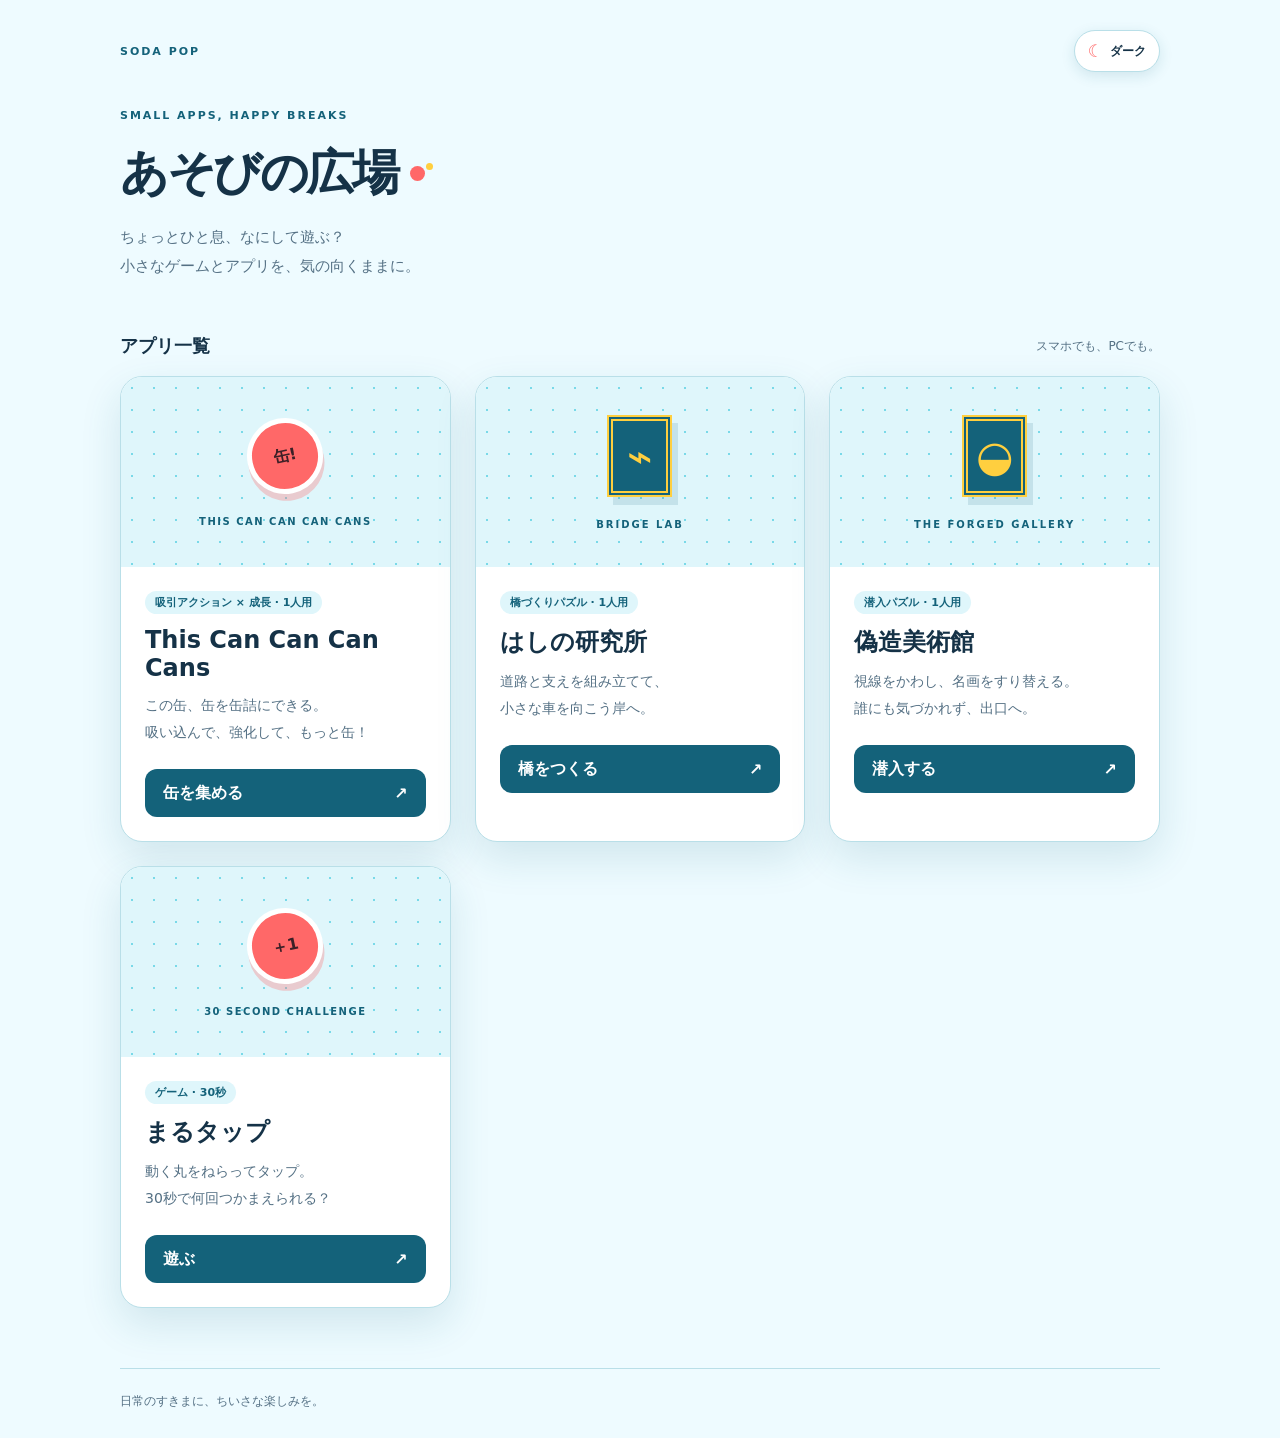
<file: index.html>
<!doctype html>
<html lang="ja">
<head>
  <meta charset="utf-8">
  <meta name="viewport" content="width=device-width, initial-scale=1">
  <meta name="theme-color" content="#eefbff">
  <meta name="description" content="ちょっとした時間に楽しめる、小さなゲームとアプリの広場。スマホでもPCでも、気軽に遊ぼう。">
  <title>あそびの広場 | 小さなゲームとアプリ</title>
  <script src="./theme.js"></script>
  <link rel="stylesheet" href="./style.css">
</head>
<body>
  <main class="hub">
    <div class="top-bar">
      <span class="site-mark" aria-label="ソーダポップテーマ">SODA POP</span>
      <button class="theme-toggle" type="button" data-theme-toggle aria-label="ダークテーマに切り替える">
        <span data-theme-icon aria-hidden="true">☾</span><span data-theme-label>ダーク</span>
      </button>
    </div>
    <header class="intro">
      <span class="eyebrow">SMALL APPS, HAPPY BREAKS</span>
      <h1>あそびの広場<span class="logo-dot" aria-hidden="true"></span></h1>
      <p>ちょっとひと息、なにして遊ぶ？<br>小さなゲームとアプリを、気の向くままに。</p>
    </header>
    <section aria-labelledby="apps-heading">
      <div class="section-heading"><h2 id="apps-heading">アプリ一覧</h2><span>スマホでも、PCでも。</span></div>
      <div class="app-grid">
        <article class="app-card">
          <div class="app-preview" aria-hidden="true"><span class="preview-dot">缶!</span><span class="preview-label">THIS CAN CAN CAN CANS</span></div>
          <div class="app-info">
            <span class="tag">吸引アクション × 成長 · 1人用</span>
            <h3>This Can Can Can Cans</h3>
            <p>この缶、缶を缶詰にできる。<br>吸い込んで、強化して、もっと缶！</p>
            <a class="play-link" href="./apps/this-can-can/index.html" aria-label="This Can Can Can Cansで遊ぶ">缶を集める <span aria-hidden="true">↗</span></a>
          </div>
        </article>
        <article class="app-card">
          <div class="app-preview gallery-preview" aria-hidden="true"><span class="gallery-frame">⌁</span><span class="preview-label">BRIDGE LAB</span></div>
          <div class="app-info">
            <span class="tag">橋づくりパズル · 1人用</span>
            <h3>はしの研究所</h3>
            <p>道路と支えを組み立てて、<br>小さな車を向こう岸へ。</p>
            <a class="play-link" href="./apps/bridge-lab/index.html" aria-label="はしの研究所で遊ぶ">橋をつくる <span aria-hidden="true">↗</span></a>
          </div>
        </article>
        <article class="app-card">
          <div class="app-preview gallery-preview" aria-hidden="true"><span class="gallery-frame">◒</span><span class="preview-label">THE FORGED GALLERY</span></div>
          <div class="app-info">
            <span class="tag">潜入パズル · 1人用</span>
            <h3>偽造美術館</h3>
            <p>視線をかわし、名画をすり替える。<br>誰にも気づかれず、出口へ。</p>
            <a class="play-link" href="./apps/forged-gallery/index.html" aria-label="偽造美術館で遊ぶ">潜入する <span aria-hidden="true">↗</span></a>
          </div>
        </article>
        <article class="app-card">
          <div class="app-preview" aria-hidden="true"><span class="preview-dot">＋1</span><span class="preview-label">30 SECOND CHALLENGE</span></div>
          <div class="app-info">
            <span class="tag">ゲーム · 30秒</span>
            <h3>まるタップ</h3>
            <p>動く丸をねらってタップ。<br>30秒で何回つかまえられる？</p>
            <a class="play-link" href="./apps/maru-tap/index.html" aria-label="まるタップで遊ぶ">遊ぶ <span aria-hidden="true">↗</span></a>
          </div>
        </article>
      </div>
    </section>
    <footer>日常のすきまに、ちいさな楽しみを。</footer>
  </main>
</body>
</html>
</file>
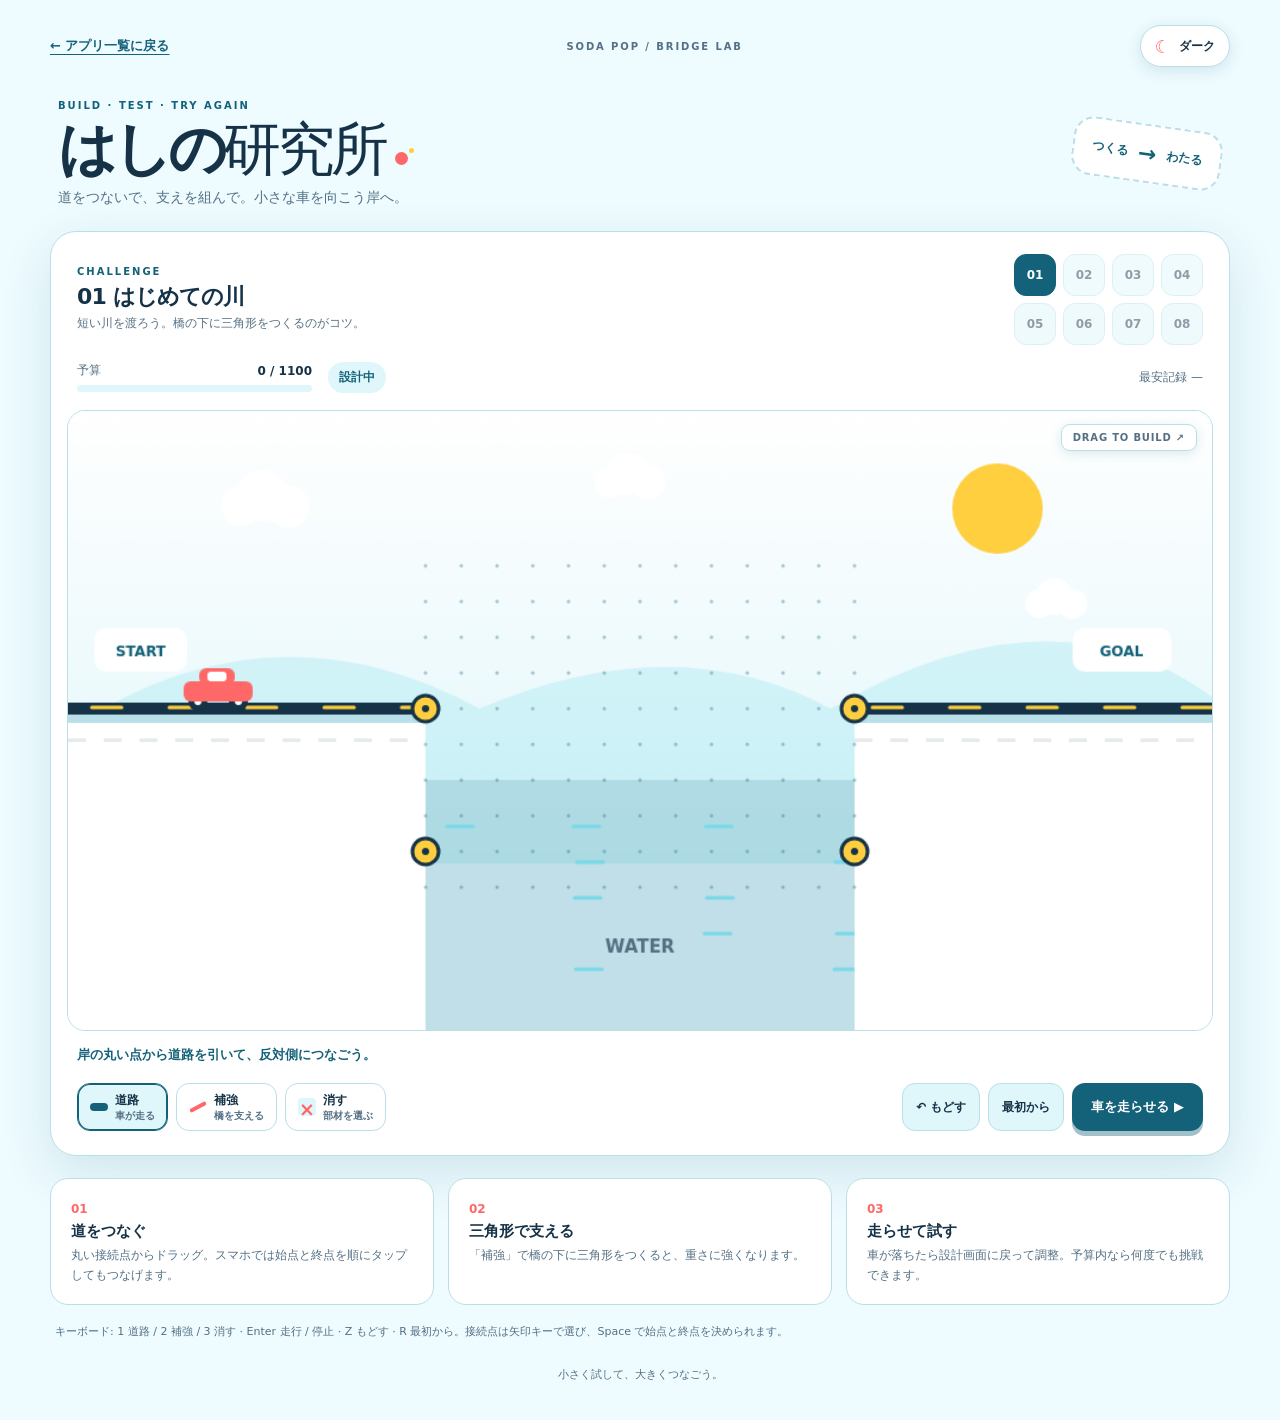
<file: apps/bridge-lab/index.html>
<!doctype html>
<html lang="ja">
<head>
  <meta charset="utf-8">
  <meta name="viewport" content="width=device-width, initial-scale=1">
  <meta name="theme-color" content="#eefbff">
  <meta name="description" content="道路と補強材で橋を組み、車を向こう岸まで渡す物理パズル。">
  <title>はしの研究所 | あそびの広場</title>
  <script src="../../theme.js"></script>
  <link rel="stylesheet" href="./style.css">
  <script src="./engine.js" defer></script>
  <script src="./script.js" defer></script>
</head>
<body>
  <main class="shell">
    <nav class="topbar" aria-label="ナビゲーション">
      <a class="back-link" href="../../index.html">← アプリ一覧に戻る</a>
      <span class="site-mark">SODA POP / BRIDGE LAB</span>
      <button class="theme-toggle" type="button" data-theme-toggle aria-label="ダークテーマに切り替える"><span data-theme-icon aria-hidden="true">☾</span><span data-theme-label>ダーク</span></button>
    </nav>

    <header class="hero">
      <div><span class="eyebrow">BUILD · TEST · TRY AGAIN</span><h1>はしの<span>研究所</span><span class="logo-dot" aria-hidden="true"></span></h1><p>道をつないで、支えを組んで。小さな車を向こう岸へ。</p></div>
      <div class="hero-stamp" aria-hidden="true"><span>つくる</span><strong>→</strong><span>わたる</span></div>
    </header>

    <section class="game-card" aria-label="橋づくりゲーム">
      <div class="level-bar"><div><span class="eyebrow">CHALLENGE</span><h2 id="level-title">01 はじめての川</h2><p id="level-description"></p></div><div class="level-chooser" role="group" aria-label="ステージを選ぶ"></div></div>
      <div class="status-row"><div class="meter"><span>予算</span><strong id="budget-text">0 / 0</strong><div class="meter-track"><div id="budget-fill"></div></div></div><div class="status-pill" id="mode-pill">設計中</div><div class="best" id="best-text">最安記録 —</div></div>
      <div class="canvas-wrap"><canvas id="bridge" width="960" height="520" aria-label="橋を設計するエリア。岸の丸い固定点からドラッグして部材を引きます。" tabindex="0"></canvas><div class="canvas-badge">DRAG TO BUILD <span aria-hidden="true">↗</span></div></div>
      <p class="game-message" id="message" role="status" aria-live="polite">岸の丸い点から道路を引いて、反対側につなごう。</p>
      <div class="toolbar"><div class="tools" role="group" aria-label="建設する部材"><button class="tool active" type="button" data-tool="road" aria-pressed="true"><span class="tool-swatch road-swatch"></span>道路 <small>車が走る</small></button><button class="tool" type="button" data-tool="brace" aria-pressed="false"><span class="tool-swatch brace-swatch"></span>補強 <small>橋を支える</small></button><button class="tool" type="button" data-tool="erase" aria-pressed="false"><span class="tool-swatch erase-swatch">×</span>消す <small>部材を選ぶ</small></button></div><div class="actions"><button id="undo" class="secondary" type="button">↶ もどす</button><button id="clear" class="secondary" type="button">最初から</button><button id="run" class="primary" type="button">車を走らせる <span aria-hidden="true">▶</span></button></div></div>
    </section>

    <section class="help" aria-label="遊び方"><div><span class="step">01</span><h3>道をつなぐ</h3><p>丸い接続点からドラッグ。スマホでは始点と終点を順にタップしてもつなげます。</p></div><div><span class="step">02</span><h3>三角形で支える</h3><p>「補強」で橋の下に三角形をつくると、重さに強くなります。</p></div><div><span class="step">03</span><h3>走らせて試す</h3><p>車が落ちたら設計画面に戻って調整。予算内なら何度でも挑戦できます。</p></div></section>
    <p class="keyboard-help">キーボード: 1 道路 / 2 補強 / 3 消す · Enter 走行 / 停止 · Z もどす · R 最初から。接続点は矢印キーで選び、Space で始点と終点を決められます。</p>
    <footer>小さく試して、大きくつなごう。</footer>
  </main>
</body>
</html>
</file>
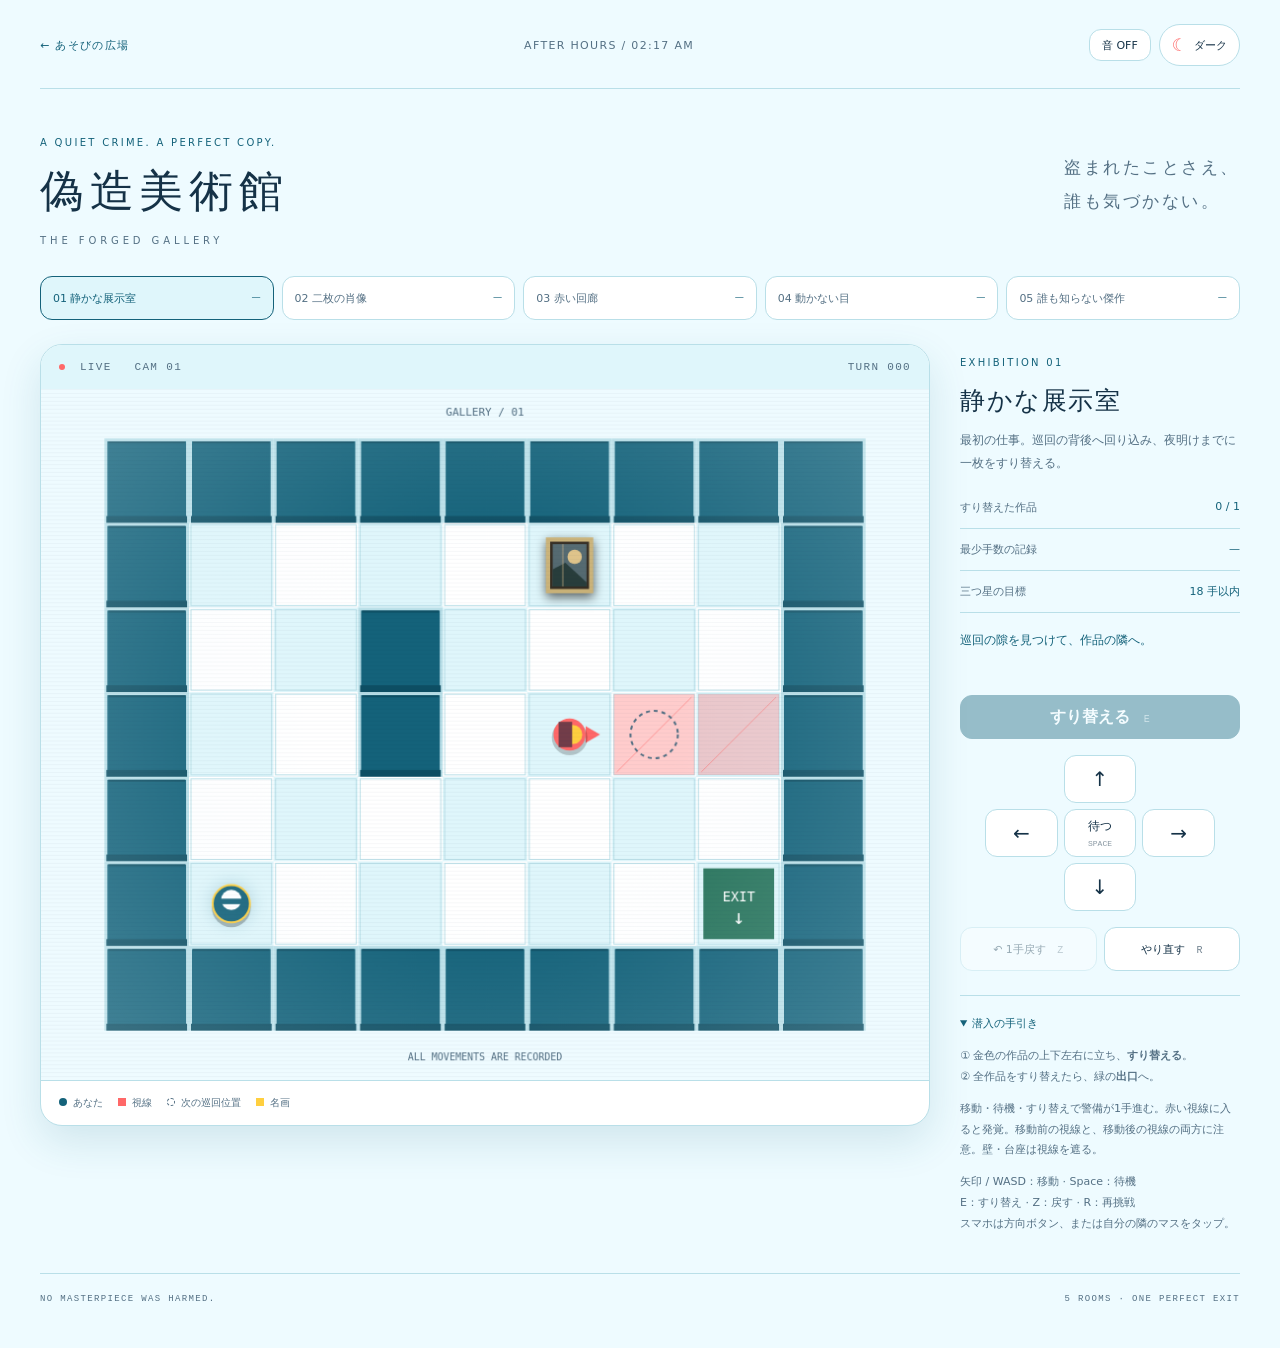
<file: apps/forged-gallery/index.html>
<!doctype html>
<html lang="ja">
<head>
  <meta charset="utf-8">
  <meta name="viewport" content="width=device-width, initial-scale=1">
  <meta name="theme-color" content="#eefbff">
  <meta name="description" content="警備の隙を読み、名画をすり替え、何事もなかったように立ち去る。全5室の一人用潜入パズル。">
  <title>偽造美術館 — THE FORGED GALLERY</title>
  <script src="../../theme.js"></script>
  <link rel="stylesheet" href="./style.css">
  <script defer src="./engine.js"></script>
  <script defer src="./script.js"></script>
</head>
<body>
  <main class="museum">
    <header class="masthead"><a href="../../index.html">← あそびの広場</a><span>AFTER HOURS / 02:17 AM</span><div class="header-actions"><button id="sound" aria-pressed="false">音 OFF</button><button class="theme-toggle" type="button" data-theme-toggle aria-label="ダークテーマに切り替える"><span data-theme-icon aria-hidden="true">☾</span><span data-theme-label>ダーク</span></button></div></header>
    <section class="title-row"><div><p class="eyebrow">A QUIET CRIME. A PERFECT COPY.</p><h1>偽造美術館<span>THE FORGED GALLERY</span></h1></div><p class="intro">盗まれたことさえ、<br>誰も気づかない。</p></section>
    <nav id="stages" aria-label="展示室を選択"></nav>
    <div class="game-layout">
      <section class="game-panel" aria-label="展示室">
        <div class="camera-bar"><span><i></i> LIVE <b id="camera">CAM 01</b></span><span id="turn">TURN 000</span></div>
        <div class="board-wrap"><canvas id="board" width="900" height="700" tabindex="0" aria-label="展示室。矢印キーまたはWASDで移動、スペースで待機、Eですり替え。"></canvas><div id="result" class="result" hidden><div class="result-card"><p class="eyebrow" id="result-label"></p><h2 id="result-title"></h2><p id="result-copy"></p><div id="stars"></div><button id="next" class="primary">次の展示室へ →</button><button id="replay">防犯カメラを再生</button><button id="retry-result">もう一度挑戦</button></div></div></div>
        <div class="board-footer"><span><i class="legend player"></i>あなた</span><span><i class="legend vision"></i>視線</span><span><i class="legend next"></i>次の巡回位置</span><span><i class="legend art"></i>名画</span></div>
      </section>
      <aside>
        <div class="brief"><p class="eyebrow" id="room-number">EXHIBITION 01</p><h2 id="room-name"></h2><p id="brief"></p><div class="objective"><span>すり替えた作品</span><strong id="collected">0 / 1</strong></div><div class="objective"><span>最少手数の記録</span><strong id="best">—</strong></div><div class="objective"><span>三つ星の目標</span><strong id="par"></strong></div></div>
        <p id="message" role="status" aria-live="polite"></p>
        <button id="swap" class="primary">すり替える <kbd>E</kbd></button>
        <div class="controls"><button data-move="0,-1" aria-label="上へ移動">↑</button><button data-move="-1,0" aria-label="左へ移動">←</button><button id="wait">待つ<span>SPACE</span></button><button data-move="1,0" aria-label="右へ移動">→</button><button data-move="0,1" aria-label="下へ移動">↓</button></div>
        <div class="utility"><button id="undo">↶ 1手戻す <kbd>Z</kbd></button><button id="restart">やり直す <kbd>R</kbd></button></div>
        <details open><summary>潜入の手引き</summary><p>① 金色の作品の上下左右に立ち、<b>すり替える</b>。<br>② 全作品をすり替えたら、緑の<b>出口</b>へ。</p><p>移動・待機・すり替えで警備が1手進む。赤い視線に入ると発覚。移動前の視線と、移動後の視線の両方に注意。壁・台座は視線を遮る。</p><p>矢印 / WASD：移動 · Space：待機<br>E：すり替え · Z：戻す · R：再挑戦<br>スマホは方向ボタン、または自分の隣のマスをタップ。</p></details>
      </aside>
    </div>
    <footer><span>NO MASTERPIECE WAS HARMED.</span><span>5 ROOMS · ONE PERFECT EXIT</span></footer>
  </main>
</body>
</html>
</file>
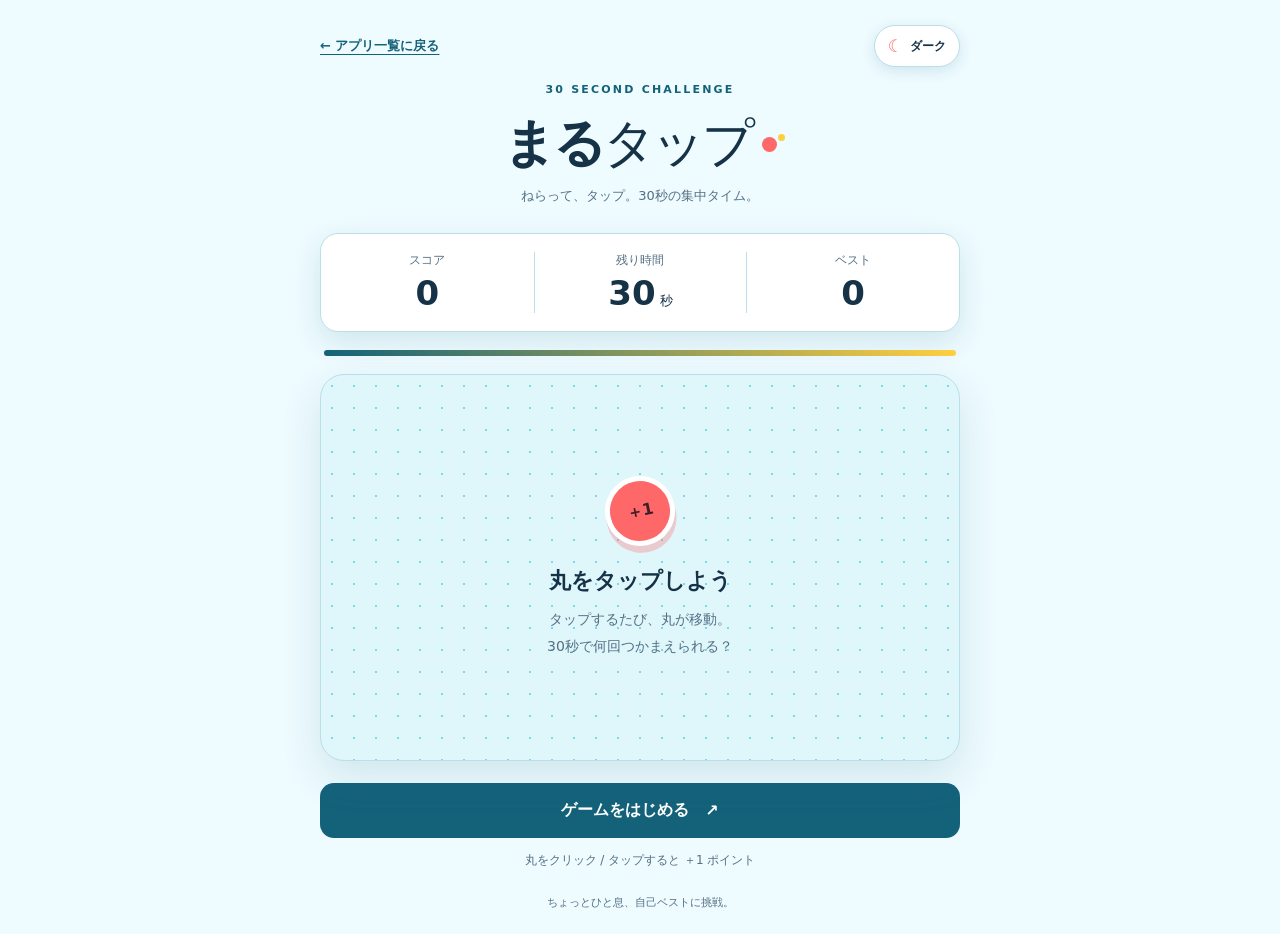
<file: apps/maru-tap/index.html>
<!doctype html>
<html lang="ja">
<head>
  <meta charset="utf-8">
  <meta name="viewport" content="width=device-width, initial-scale=1">
  <meta name="theme-color" content="#eefbff">
  <meta name="description" content="30秒間、丸をタップしてハイスコアを目指すシンプルなゲーム。">
  <title>まるタップ | 30秒チャレンジ</title>
  <script src="../../theme.js"></script>
  <link rel="stylesheet" href="./style.css">
  <script src="./script.js" defer></script>
</head>
<body>
  <main class="game">
    <nav aria-label="ナビゲーション">
      <a class="back-link" href="../../index.html">← アプリ一覧に戻る</a>
      <button class="theme-toggle" type="button" data-theme-toggle aria-label="ダークテーマに切り替える">
        <span data-theme-icon aria-hidden="true">☾</span><span data-theme-label>ダーク</span>
      </button>
    </nav>
    <header><span class="badge">30 SECOND CHALLENGE</span><h1>まる<span>タップ</span><span class="logo-dot" aria-hidden="true"></span></h1><p>ねらって、タップ。30秒の集中タイム。</p></header>
    <section class="stats" aria-label="ゲームの記録">
      <div><span class="label">スコア</span><strong id="score">0</strong></div>
      <div><span class="label">残り時間</span><strong><span id="time">30</span><small> 秒</small></strong></div>
      <div><span class="label">ベスト</span><strong id="best">0</strong></div>
    </section>
    <div class="timer-track" aria-hidden="true"><div id="timer-bar"></div></div>
    <section id="arena" aria-label="プレイエリア">
      <div id="welcome" class="message"><span class="demo-dot" aria-hidden="true">＋1</span><h2>丸をタップしよう</h2><p>タップするたび、丸が移動。<br>30秒で何回つかまえられる？</p></div>
      <button id="target" aria-label="丸をタップして1点獲得" hidden></button>
      <div id="result" class="message" role="status" hidden></div>
    </section>
    <button id="start" class="start">ゲームをはじめる <span aria-hidden="true">↗</span></button>
    <p id="hint" class="hint">丸をクリック / タップすると ＋1 ポイント</p>
    <footer>ちょっとひと息、自己ベストに挑戦。</footer>
    <noscript>このゲームを遊ぶにはJavaScriptを有効にしてください。</noscript>
  </main>
</body>
</html>
</file>
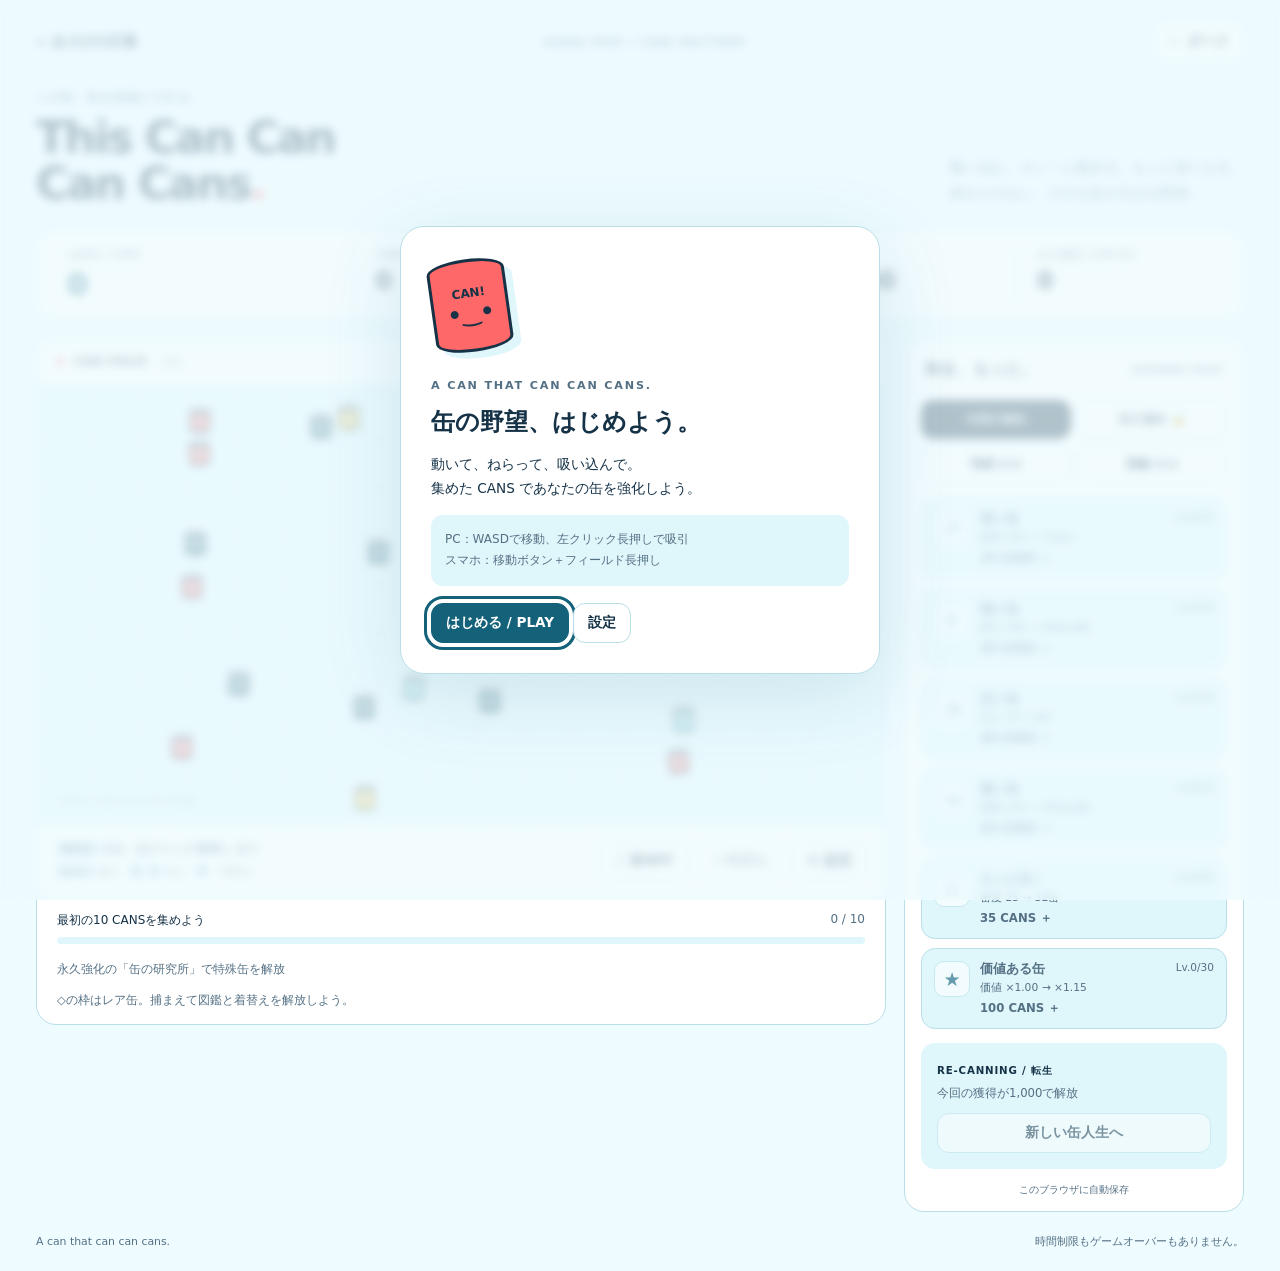
<file: apps/this-can-can/index.html>
<!doctype html>
<html lang="ja">
<head>
  <meta charset="utf-8">
  <meta name="viewport" content="width=device-width, initial-scale=1">
  <meta name="theme-color" content="#eefbff">
  <meta name="description" content="缶が缶を缶詰に！吸い込んで、強化して、もっと集めるアクションゲーム。">
  <title>This Can Can Can Cans | あそびの広場</title>
  <script src="../../theme.js"></script>
  <link rel="stylesheet" href="./style.css">
</head>
<body>
  <main class="app">
    <header class="header">
      <a href="../../index.html" class="back">← あそびの広場</a>
      <span class="site-mark">SODA POP / CAN FACTORY</span>
      <button type="button" data-theme-toggle><span data-theme-icon aria-hidden="true">☾</span> <span data-theme-label>ダーク</span></button>
    </header>
    <section class="heading">
      <div><p class="eyebrow">この缶、缶を缶詰にできる。</p><h1>This Can Can<br>Can Cans<span class="title-dot">.</span></h1></div>
      <p class="intro">吸い込む。カン！と集める。もっと強くなる。<br>終わりのない、小さな缶の大きな野望。</p>
    </section>
    <section class="hud" aria-label="缶工場の統計">
      <div class="balance"><span>お財布 / CANS</span><strong id="cans">0</strong></div>
      <div><span>今回の獲得</span><strong id="run-total">0</strong></div>
      <div><span>直近5秒 / CANS/s</span><strong id="rate">0</strong></div>
      <div><span>1缶の価値</span><strong id="multiplier">×1</strong></div>
      <div><span>永久通貨 / CAN DO</span><strong id="can-do">0</strong></div>
    </section>
    <div class="play-layout">
      <section class="world-panel" aria-label="ゲームフィールド">
        <div class="field-heading"><span><i class="live-dot"></i> CAN FIELD <small id="density">25缶</small></span><span id="status">準備できた？</span></div>
        <div class="canvas-wrap">
          <canvas id="field" tabindex="0" aria-label="缶を吸い込むフィールド。WASDまたは矢印で移動、Spaceで吸引、QとEで向きを変更。マウスまたはタッチで狙えます。"></canvas>
          <div id="pause-cover" class="pause-cover" hidden><strong>ちょっと、ひと息。</strong><span>再開ボタンまたは P で続ける</span></div>
          <div id="toast" class="toast" role="status" hidden></div>
          <span class="field-stamp" aria-hidden="true">100% CAN DO ATTITUDE</span>
        </div>
        <div class="touch-controls" aria-label="タッチ操作">
          <div class="dpad"><button data-move="up" aria-label="上へ">↑</button><button data-move="left" aria-label="左へ">←</button><button data-move="down" aria-label="下へ">↓</button><button data-move="right" aria-label="右へ">→</button></div>
          <p>左のボタンで移動<br><b>フィールドを長押しで吸引</b></p>
        </div>
        <div class="world-footer"><p><kbd>WASD</kbd> 移動 · <b>左クリック長押し</b> 吸引<br><small><kbd>Space</kbd> 吸引 · <kbd>Q</kbd> <kbd>E</kbd> 向き · <kbd>P</kbd> 一時停止</small></p><button id="sound-toggle" aria-pressed="false" title="捕獲音のON/OFF">♪ 音OFF</button><button id="pause" disabled>一時停止</button><button id="settings-open" aria-label="設定を開く">⚙ 設定</button></div>
        <div class="goal"><span id="goal-label">最初の10 CANSを集めよう</span><span id="goal-value">0 / 10</span><progress id="goal-progress" value="0" max="10"></progress></div>
        <p class="field-legend" id="research-status">永久強化の「缶の研究所」で特殊缶を解放</p>
        <p class="field-legend">◇の枠はレア缶。捕まえて図鑑と着替えを解放しよう。</p>
      </section>
      <details class="shop" open>
        <summary><span>缶を、もっと。</span><small>UPGRADE SHOP</small></summary>
        <div class="shop-tabs" role="tablist" aria-label="ショップの種類"><button id="run-tab" role="tab" aria-selected="true" aria-controls="run-shop">今回の強化</button><button id="permanent-tab" role="tab" aria-selected="false" aria-controls="permanent-shop">永久強化 <span id="prestige-lock">🔒</span></button><button id="achievement-tab" role="tab" aria-selected="false" aria-controls="achievement-panel">実績 <span id="achievement-count">0/15</span></button><button id="catalog-tab" role="tab" aria-selected="false" aria-controls="catalog-panel">図鑑 <span id="catalog-count">0/12</span></button></div>
        <div id="run-shop" role="tabpanel" aria-labelledby="run-tab"></div>
        <div id="permanent-shop" role="tabpanel" aria-labelledby="permanent-tab" hidden><p class="shop-note">稼ぐ・すぐ強化する・広く吸う・缶を増やす。どの缶人生にする？ 効果は購入後すぐ反映され、転生しても残ります。</p><div id="permanent-list"></div><p class="shop-note">価格は2 CAN DOから、1Lvごとに＋2。軍資金だけ初回1、研究は5→15→35 CAN DO。</p><p class="shop-note">軍資金は購入時に差額を受け取り、次の転生から全額でスタート。獲得実績には加算されません。</p><p id="lifetime"></p></div>
        <div id="achievement-panel" role="tabpanel" aria-labelledby="achievement-tab" hidden>
          <p class="shop-note">10万は通過点。缶の銀河を目指そう！CANSの実績は1回の転生での獲得数が条件。獲得済みの実績は転生しても残ります。</p>
          <h2 class="panel-heading">缶コレクション</h2><ul id="collection-list" class="collection-list"></ul><p id="prestige-count" class="shop-note"></p>
          <h2 class="panel-heading">缶人生の実績</h2><ul id="achievement-list" class="achievement-list"></ul>
        </div>
        <div id="catalog-panel" role="tabpanel" aria-labelledby="catalog-tab" hidden>
          <p class="shop-note">全12種類。ふつう缶の約0.22%がレア缶。ダイヤの枠と特別な模様を探して、吸い込もう。捕獲すると図鑑と着替えを解放します。</p>
          <p id="catalog-status" class="shop-note"></p><progress id="catalog-progress" value="0" max="12" aria-label="レア缶の図鑑完成度"></progress>
          <button id="album-open" class="album-open" type="button">図鑑を大きく見る ↗</button>
          <button id="classic-skin" class="classic-skin" type="button">いつもの缶に戻す</button>
          <ul id="catalog-list" class="catalog-list"></ul>
          <p class="shop-note">レア缶の報酬はふつう缶と同じ。着替えは見た目だけ変わります。図鑑・収集数・選んだ見た目は転生しても残ります。</p>
        </div>
        <div class="prestige-box"><span>RE-CANNING / 転生</span><p id="prestige-info">今回の獲得が1,000で解放</p><button id="prestige" disabled>新しい缶人生へ</button></div>
        <p id="save-status" class="save-status">このブラウザに自動保存</p>
      </details>
    </div>
    <footer class="page-footer">A can that can can cans. <span>時間制限もゲームオーバーもありません。</span></footer>
  </main>
  <dialog id="album-dialog" class="album-dialog" aria-labelledby="album-title">
    <header class="album-header"><div><p class="eyebrow">THE RARE CAN COLLECTION</p><h2 id="album-title">小さな缶の、十二の物語。</h2><p id="album-count" class="shop-note"></p></div><button id="album-close" type="button" aria-label="大きな図鑑を閉じる">閉じる</button></header>
    <p class="shop-note">見つけた模様をじっくり眺めて、好きな缶に着替えよう。図鑑を開いている間はゲームが止まります。</p>
    <ul id="album-list" class="catalog-list album-grid"></ul>
  </dialog>
  <dialog id="start-dialog" aria-labelledby="start-title">
    <div class="can-mascot" aria-hidden="true"><span>CAN!</span><b>•‿•</b></div>
    <p class="eyebrow">A CAN THAT CAN CAN CANS.</p><h2 id="start-title">缶の野望、はじめよう。</h2><p>動いて、ねらって、吸い込んで。<br>集めた CANS であなたの缶を強化しよう。</p>
    <p class="dialog-hint">PC：WASDで移動、左クリック長押しで吸引<br>スマホ：移動ボタン＋フィールド長押し</p>
    <button id="start" class="primary">はじめる / PLAY</button><button id="start-settings">設定</button><button id="start-reset" class="quiet" hidden>保存データを削除</button>
  </dialog>
  <dialog id="settings-dialog" aria-labelledby="settings-title">
    <h2 id="settings-title">あそび方と設定</h2><p>WASD / 矢印で移動、左クリック長押しで吸引。<br>キーボードだけでも Spaceで吸引、Q / Eで回転できます。</p><p>スマホでは下のボタンで移動し、フィールドを長押しして狙います。缶に触れるだけでは捕獲されません。</p>
    <label class="setting"><span>効果音（最初はOFF）</span><input id="sound" type="checkbox"></label>
    <label class="setting"><span>音量</span><input id="volume" type="range" min="0" max="1" step="0.05"></label>
    <button id="sound-preview" type="button">♪ 捕獲音を試す</button><p id="sound-preview-status" class="shop-note" role="status">カン！とドレミ。集めるほど2オクターブ上のドまで上昇。大量に吸うと一気に最高音へ。1.2秒途切れると最初のドに戻ります。</p>
    <label class="setting"><span>粒子・数字の演出</span><input id="particles" type="checkbox"></label>
    <label class="setting"><span>画面のゆれ</span><input id="shake" type="checkbox"></label>
    <p class="shop-note">端末の「動きを減らす」設定も反映します。ページを離れている間の自動収入はありません。</p>
    <button id="settings-close" class="primary">閉じる</button><button id="reset-open" class="quiet">保存データを削除…</button>
  </dialog>
  <dialog id="confirm-dialog" aria-labelledby="confirm-title"><h2 id="confirm-title"></h2><p id="confirm-text"></p><div class="dialog-actions"><button id="confirm-cancel">キャンセル</button><button id="confirm-ok" class="primary">実行する</button></div></dialog>
  <script type="module" src="./src/main.mjs"></script>
</body>
</html>
</file>
<file: style.css>
@import url("./theme.css");
* { box-sizing: border-box; }
body { margin: 0; padding: 30px 24px 28px; background: var(--bg); color: var(--text); transition: background-color .2s, color .2s; }
.hub { max-width: 1040px; margin: auto; }
.top-bar { display: flex; justify-content: space-between; align-items: center; margin-bottom: 32px; }
.site-mark { color: var(--primary); font-size: 11px; font-weight: 800; letter-spacing: .18em; }
.theme-toggle { display: inline-flex; align-items: center; justify-content: center; gap: 7px; min-height: 42px; padding: 8px 13px; border: 1px solid var(--border); border-radius: 999px; background: var(--surface); color: var(--text); font: inherit; font-size: 12px; font-weight: 700; cursor: pointer; box-shadow: 0 4px 14px var(--shadow); }
.theme-toggle:hover { border-color: var(--primary); }
.theme-toggle [data-theme-icon] { color: var(--accent-strong); font-size: 17px; line-height: 1; }
.theme-toggle:focus-visible, .play-link:focus-visible { outline: 3px solid var(--accent); outline-offset: 4px; }
.intro { margin-bottom: 54px; }
.eyebrow { color: var(--primary); font-size: 11px; letter-spacing: .18em; font-weight: 800; }
h1 { display: flex; align-items: center; gap: 12px; font-size: clamp(30px, 6vw, 48px); letter-spacing: -.05em; margin: 18px 0; }
.logo-dot { width: 15px; height: 15px; border-radius: 50%; background: var(--accent-strong); box-shadow: 12px -7px 0 -4px var(--accent); flex-shrink: 0; }
.intro p { color: var(--muted); font-size: 15px; line-height: 1.9; margin: 0; }
.section-heading { display: flex; justify-content: space-between; align-items: center; gap: 12px; margin-bottom: 18px; }
h2 { font-size: 18px; margin: 0; }
.section-heading > span { color: var(--muted); font-size: 12px; }
.app-grid { display: grid; grid-template-columns: repeat(auto-fill, minmax(min(100%, 280px), 1fr)); gap: 24px; }
.app-card { overflow: hidden; border: 1px solid var(--border); border-radius: 22px; background: var(--surface); box-shadow: 0 16px 40px var(--shadow); }
.app-preview { height: 190px; display: flex; flex-direction: column; align-items: center; justify-content: center; gap: 22px; background-color: var(--surface-soft); background-image: radial-gradient(var(--dot) 1.2px, transparent 1.2px); background-size: 22px 22px; }
.preview-dot { display: grid; place-items: center; width: 76px; height: 76px; border-radius: 50%; background: var(--accent-strong); border: 5px solid var(--surface); box-shadow: 0 7px 0 color-mix(in srgb, var(--accent-strong) 30%, transparent); color: #3d2027; font-weight: 800; transform: rotate(-12deg); }
.preview-label { color: var(--primary); font-size: 10px; letter-spacing: .15em; font-weight: 800; }
.gallery-preview { background-color: var(--surface-soft); }
.gallery-preview .preview-label { color: var(--primary); letter-spacing: .2em; }
.gallery-frame { display: grid; place-items: center; width: 65px; height: 82px; border: 6px double var(--accent); background: var(--primary); color: var(--accent); font-size: 43px; box-shadow: 6px 8px 0 var(--shadow); }
.app-info { padding: 24px; }
.tag { color: var(--primary); background: var(--surface-soft); border-radius: 20px; padding: 5px 10px; font-size: 11px; font-weight: 700; }
h3 { margin: 16px 0 10px; font-size: 24px; }
.app-info p { margin: 0 0 24px; color: var(--muted); font-size: 14px; line-height: 1.9; }
.play-link { display: flex; justify-content: space-between; align-items: center; min-height: 48px; padding: 12px 18px; background: var(--primary); color: var(--on-primary); text-decoration: none; font-weight: 800; border-radius: 12px; touch-action: manipulation; }
.play-link:hover { background: var(--primary-hover); }
footer { margin-top: 60px; padding-top: 24px; border-top: 1px solid var(--border); color: var(--muted); font-size: 12px; }
@media (max-width: 480px) { body { padding: 22px 20px 24px; } .top-bar { margin-bottom: 28px; } .intro { margin-bottom: 36px; } .section-heading > span { font-size: 11px; } }
@media (prefers-reduced-motion: reduce) { body { transition: none; } }
</file>
<file: apps/bridge-lab/style.css>
@import url("../../theme.css");
* { box-sizing: border-box; }
body { margin: 0; padding: 22px 22px 38px; background: var(--bg); color: var(--text); }
button { font: inherit; cursor: pointer; }
button:focus-visible, a:focus-visible, canvas:focus-visible { outline: 3px solid var(--accent); outline-offset: 3px; }
.shell { max-width: 1180px; margin: auto; }
.topbar { display: flex; align-items: center; gap: 16px; min-height: 48px; }
.back-link { color: var(--primary); font-size: 13px; font-weight: 800; text-underline-offset: 4px; white-space: nowrap; }
.site-mark { margin: auto; color: var(--muted); font-size: 10px; font-weight: 900; letter-spacing: .19em; }
.theme-toggle { display: inline-flex; align-items: center; justify-content: center; gap: 8px; min-height: 42px; padding: 8px 14px; border: 1px solid var(--border); border-radius: 30px; background: var(--surface); color: var(--text); box-shadow: 0 4px 15px var(--shadow); font-size: 12px; font-weight: 800; }
.theme-toggle [data-theme-icon] { color: var(--accent-strong); font-size: 18px; }
.hero { display: flex; justify-content: space-between; align-items: center; gap: 20px; padding: 30px 8px 24px; }
.eyebrow { display: block; color: var(--primary); font-size: 10px; font-weight: 900; letter-spacing: .2em; }
h1 { display: flex; align-items: center; margin: 7px 0 7px; font-size: clamp(34px, 5vw, 58px); line-height: 1.1; letter-spacing: -.07em; }
h1 > span:first-child { font-weight: 450; }
.logo-dot { width: 13px; height: 13px; margin: 18px 0 0 10px; border-radius: 50%; background: var(--accent-strong); box-shadow: 10px -8px 0 -4px var(--accent); }
.hero p { margin: 0; color: var(--muted); font-size: 14px; }
.hero-stamp { flex: none; display: flex; align-items: center; gap: 10px; transform: rotate(8deg); padding: 15px 18px; border: 2px dashed var(--border); border-radius: 20px; color: var(--primary); background: var(--surface); font-size: 12px; font-weight: 900; }
.hero-stamp strong { font-size: 22px; }
.game-card { overflow: hidden; border: 1px solid var(--border); border-radius: 26px; background: var(--surface); box-shadow: 0 18px 50px var(--shadow); }
.level-bar { display: flex; align-items: center; justify-content: space-between; gap: 16px; padding: 22px 26px 17px; }
.level-bar h2 { margin: 5px 0 3px; font-size: 22px; letter-spacing: -.04em; }
.level-bar p { margin: 0; color: var(--muted); font-size: 12px; }
.level-chooser { flex: none; display: grid; grid-template-columns: repeat(4, 42px); gap: 7px; }
.level-chooser button { width: 42px; height: 42px; border: 1px solid var(--border); border-radius: 12px; background: var(--surface-soft); color: var(--text); font-size: 12px; font-weight: 900; }
.level-chooser button[aria-current="true"] { border-color: var(--primary); background: var(--primary); color: var(--on-primary); }
.level-chooser button:disabled { opacity: .48; cursor: not-allowed; }
.status-row { display: flex; align-items: center; gap: 16px; padding: 0 26px 17px; font-size: 12px; }
.meter { display: grid; grid-template-columns: auto auto; align-items: center; column-gap: 13px; min-width: 235px; }
.meter > span { color: var(--muted); }
.meter strong { text-align: right; font-variant-numeric: tabular-nums; }
.meter-track { grid-column: 1 / -1; height: 7px; margin-top: 6px; overflow: hidden; border-radius: 9px; background: var(--surface-soft); }
#budget-fill { width: 0%; height: 100%; background: var(--primary); border-radius: inherit; transition: width .2s; }
#budget-fill.over { background: var(--accent-strong); }
.status-pill { border-radius: 50px; padding: 7px 11px; background: var(--surface-soft); color: var(--primary); font-weight: 800; white-space: nowrap; }
.best { margin-left: auto; color: var(--muted); white-space: nowrap; }
.canvas-wrap { position: relative; margin: 0 16px; border: 1px solid var(--border); border-radius: 18px; overflow: hidden; background: var(--surface-soft); }
canvas { display: block; width: 100%; height: auto; touch-action: none; cursor: crosshair; }
.canvas-badge { position: absolute; right: 15px; top: 13px; pointer-events: none; padding: 7px 11px; border: 1px solid var(--border); border-radius: 9px; background: var(--surface); color: var(--muted); font-size: 10px; font-weight: 900; letter-spacing: .08em; box-shadow: 0 3px 12px var(--shadow); }
.game-message { min-height: 22px; margin: 15px 26px; color: var(--primary); font-size: 13px; font-weight: 800; }
.game-message.error { color: var(--accent-strong); }
.toolbar { display: flex; align-items: end; justify-content: space-between; gap: 16px; padding: 0 26px 24px; }
.tools, .actions { display: flex; flex-wrap: wrap; gap: 8px; }
.tool, .secondary, .primary { min-height: 48px; border-radius: 13px; font-weight: 850; }
.tool { display: grid; grid-template-columns: 18px auto; column-gap: 7px; align-items: center; padding: 7px 12px; border: 1px solid var(--border); background: var(--surface); color: var(--text); font-size: 12px; text-align: left; }
.tool small { grid-column: 2; color: var(--muted); font-size: 10px; font-weight: 600; }
.tool.active { border-color: var(--primary); background: var(--surface-soft); box-shadow: inset 0 0 0 1px var(--primary); }
.tool-swatch { grid-row: 1 / 3; display: block; width: 18px; height: 8px; border-radius: 4px; background: var(--primary); }
.brace-swatch { height: 4px; transform: rotate(-28deg); background: var(--accent-strong); }
.erase-swatch { height: 18px; display: grid; place-items: center; background: var(--surface-soft); color: var(--accent-strong); font-size: 19px; }
.secondary { padding: 0 13px; border: 1px solid var(--border); background: var(--surface-soft); color: var(--text); font-size: 12px; }
.secondary:hover, .tool:hover { border-color: var(--primary); }
.primary { padding: 0 19px; border: 0; background: var(--primary); color: var(--on-primary); font-size: 13px; box-shadow: 0 5px 0 color-mix(in srgb, var(--primary) 40%, var(--surface)); }
.primary:hover { background: var(--primary-hover); }
.primary:active { transform: translateY(3px); box-shadow: 0 2px 0 color-mix(in srgb, var(--primary) 40%, var(--surface)); }
.help { display: grid; grid-template-columns: repeat(3, 1fr); gap: 14px; margin-top: 22px; }
.help > div { padding: 19px 20px; border: 1px solid var(--border); border-radius: 18px; background: var(--surface); }
.step { color: var(--accent-strong); font-size: 12px; font-weight: 900; }
.help h3 { margin: 5px 0 5px; font-size: 15px; }
.help p { margin: 0; color: var(--muted); font-size: 12px; line-height: 1.6; }
.keyboard-help { margin: 18px 5px 0; color: var(--muted); font-size: 11px; line-height: 1.7; }
footer { margin-top: 25px; text-align: center; color: var(--muted); font-size: 11px; }
@media (max-width: 850px) { .toolbar { align-items: stretch; flex-direction: column; } .actions { justify-content: flex-end; } }
@media (max-width: 600px) { body { padding: 12px 10px 25px; } .site-mark, .hero-stamp { display: none; } .topbar { justify-content: space-between; } .hero { padding: 23px 6px 18px; } .hero p { font-size: 12px; } .game-card { border-radius: 20px; } .level-bar { align-items: stretch; flex-direction: column; padding: 17px 14px 13px; } .level-bar h2 { font-size: 17px; } .level-bar p { font-size: 11px; } .level-chooser { grid-template-columns: repeat(4, 1fr); gap: 5px; } .level-chooser button { width: 100%; height: 40px; border-radius: 9px; font-size: 11px; } .status-row { flex-wrap: wrap; gap: 8px; padding: 0 14px 12px; } .meter { width: 100%; } .best { margin-left: auto; } .canvas-wrap { margin: 0 7px; border-radius: 12px; } .canvas-badge { display: none; } .game-message { margin: 12px 14px; font-size: 12px; } .toolbar { padding: 0 10px 17px; } .tools { display: grid; grid-template-columns: repeat(3, 1fr); gap: 5px; } .tool { grid-template-columns: 14px auto; column-gap: 5px; padding: 6px; font-size: 11px; } .tool small { font-size: 9px; } .tool-swatch { width: 14px; } .actions { display: grid; grid-template-columns: 1fr 1fr; gap: 6px; } .actions .primary { grid-column: 1 / -1; grid-row: 1; } .help { grid-template-columns: 1fr; gap: 8px; margin-top: 12px; } .help > div { padding: 12px 16px; } }
@media (prefers-reduced-motion: reduce) { *, *::before, *::after { scroll-behavior: auto !important; animation-duration: .01ms !important; transition-duration: .01ms !important; } }
</file>
<file: apps/forged-gallery/style.css>
@import url("../../theme.css");
:root{--gold:var(--primary);--line:var(--border)}
*{box-sizing:border-box}body{margin:0;background:radial-gradient(ellipse at 35% 0%,#253831 0,transparent 65%),#111b1b}button,a{-webkit-tap-highlight-color:transparent}button{font:inherit;color:inherit;cursor:pointer;touch-action:manipulation;border:1px solid var(--line);background:#20302b;border-radius:5px;min-height:44px;padding:10px 15px;transition:background .15s}button:hover{background:#34473b}button:disabled{opacity:.4;cursor:default}button:focus-visible,a:focus-visible,canvas:focus-visible,summary:focus-visible{outline:2px solid var(--gold);outline-offset:4px}a{color:var(--muted);text-decoration:none}.museum{max-width:1300px;margin:auto;padding:24px 40px}.masthead{display:flex;align-items:center;justify-content:space-between;font-size:11px;letter-spacing:.12em;padding-bottom:22px;border-bottom:1px solid var(--line)}.masthead button{min-height:32px;padding:5px 12px;font-size:11px}.masthead>span{color:#7f9488}.title-row{display:flex;align-items:center;justify-content:space-between;padding:35px 0 30px}.eyebrow{color:var(--gold);font-size:10px;letter-spacing:.23em;line-height:1.8}h1{font-family:"Yu Mincho","Hiragino Mincho ProN",serif;font-size:44px;font-weight:500;letter-spacing:.13em;margin:10px 0 0}h1 span{display:block;font-family:system-ui,sans-serif;font-size:10px;letter-spacing:.39em;color:var(--muted);margin-top:14px}.intro{font-family:serif;font-size:17px;line-height:2;letter-spacing:.15em;color:#aeb9ae}#stages{display:flex;gap:8px;margin-bottom:24px}#stages button{flex:1;text-align:left;font-size:11px;color:var(--muted);padding:12px}#stages button.active{border-color:var(--gold);background:#344136;color:#f1dfb7}#stages small{float:right;color:var(--gold)}.game-layout{display:grid;grid-template-columns:minmax(0,1fr) 280px;gap:30px;align-items:start}.game-panel{border:1px solid #485448;border-radius:6px;overflow:hidden;background:#17251f;box-shadow:0 24px 70px #0004}.camera-bar{height:44px;padding:0 18px;display:flex;align-items:center;justify-content:space-between;font-family:monospace;font-size:11px;color:#b4c0ac;letter-spacing:.12em;background:#1c2a24}.camera-bar b{font-weight:400;margin-left:15px;color:#789180}.camera-bar i{display:inline-block;width:6px;height:6px;background:#e07c67;border-radius:100%;margin-right:7px}.board-wrap{position:relative}canvas{display:block;width:100%;height:auto;touch-action:manipulation}.board-footer{display:flex;flex-wrap:wrap;gap:15px;padding:15px 18px;font-size:10px;color:#acb8ac;border-top:1px solid var(--line)}.legend{display:inline-block;width:8px;height:8px;margin-right:6px}.player{background:#a0e1c9;border-radius:100%}.vision{background:#b06b59}.next{border:1px dashed #cbbca3;border-radius:100%}.art{background:var(--gold)}h2{font-family:serif;font-size:25px;font-weight:500;letter-spacing:.06em;margin:12px 0}.brief>p:not(.eyebrow){color:var(--muted);font-size:12px;line-height:1.9;min-height:46px}.objective{display:flex;justify-content:space-between;border-bottom:1px solid var(--line);padding:13px 0;font-size:11px;color:var(--muted)}.objective strong{color:var(--gold);font-weight:500}#message{min-height:48px;font-size:12px;line-height:1.8;color:#bcd8c7;margin:17px 0}.primary{background:var(--gold);color:#212b23;border-color:var(--gold);font-weight:700;width:100%}.primary:hover{background:#efdaa7}kbd{font:10px monospace;opacity:.6;margin-left:8px}.controls{display:grid;grid-template-columns:repeat(3,1fr);gap:6px;margin:16px auto;max-width:230px}.controls button{font-size:20px;min-height:48px;padding:5px}.controls button:first-child{grid-column:2}.controls button:nth-child(2){grid-row:2}.controls button:nth-child(3){grid-row:2;font-size:12px}.controls button:nth-child(4){grid-row:2}.controls button:last-child{grid-column:2}.controls span{display:block;font:8px monospace;opacity:.5;margin-top:4px}.utility{display:flex;gap:7px}.utility button{flex:1;font-size:11px;padding:8px 4px}details{margin-top:24px;border-top:1px solid var(--line);padding-top:18px;color:var(--muted);font-size:11px;line-height:1.9}summary{cursor:pointer;color:#dedacc}details p{margin-bottom:0}footer{display:flex;justify-content:space-between;font:9px monospace;letter-spacing:.15em;color:#7e9081;margin-top:38px;padding:20px 0;border-top:1px solid var(--line)}.result{position:absolute;inset:0;display:grid;place-items:center;background:#081912be;backdrop-filter:blur(5px);padding:20px}.result[hidden]{display:none}.result-card{text-align:center;max-width:340px;width:100%;background:#1c2d26;border:1px solid #746e50;padding:26px;box-shadow:0 18px 55px #0005}.result-card h2{font-size:29px}.result-card>p:not(.eyebrow){font-size:12px;line-height:1.8;color:#b7c5b9}.result-card button{display:block;width:100%;margin-top:9px;font-size:12px}#stars{font-size:25px;color:var(--gold);letter-spacing:.2em;margin:16px 0}
@media(max-width:850px){.museum{padding:18px 20px}.game-layout{grid-template-columns:minmax(0,1fr) 230px;gap:20px}h1{font-size:36px}#stages button{font-size:10px;padding:9px 7px}#stages small{display:block;float:none;margin-top:4px}}
@media(max-width:650px){.museum{padding:12px 14px}.masthead{padding-bottom:12px}.masthead>span{display:none}.title-row{padding:22px 0}.intro{font-size:12px}h1{font-size:30px}.eyebrow{font-size:8px}h1 span{font-size:8px}.game-layout{display:block}#stages{gap:5px;margin-bottom:13px}#stages button{font-size:9px;padding:7px 5px}.camera-bar{height:34px}.board-footer{gap:12px;padding:10px;font-size:9px}aside{display:grid;grid-template-columns:1fr 1fr;gap:0 16px;margin-top:20px}.brief{grid-column:1/-1}.brief .eyebrow{margin:0}.brief h2{font-size:21px;margin:7px 0}.brief>p:not(.eyebrow){min-height:0;margin:0 0 8px}.objective{display:inline-flex;width:32%;font-size:9px;gap:4px;padding:9px 2px}#message{grid-column:1;grid-row:2;align-self:center;font-size:11px}#swap{grid-column:1;grid-row:3;align-self:start;font-size:12px}.controls{grid-column:2;grid-row:2/5;margin:12px 0;gap:5px;width:100%}.controls button{min-height:43px}.utility{grid-column:1/-1;margin-top:8px}details{grid-column:1/-1;margin-top:16px}footer{font-size:7px;gap:12px;margin-top:20px}.result-card{padding:15px}.result-card h2{font-size:24px}#stars{margin:8px 0}.result-card button{min-height:38px;padding:7px}}
@media(prefers-reduced-motion:reduce){*{transition:none!important}}
.result-card{min-height:0;max-height:100%;overflow:auto}
/* App surfaces inherit the site's SODA POP tokens in both modes. */
body{background:var(--bg);color:var(--text)}
button{background:var(--surface);border-color:var(--border);border-radius:12px}
button:hover{background:var(--surface-soft)}
.header-actions{display:flex;align-items:center;gap:8px}
.masthead .theme-toggle{display:inline-flex;align-items:center;gap:7px;border-radius:999px;min-height:42px}
[data-theme-icon]{color:var(--accent-strong);font-size:17px}
.masthead>span,.intro,.camera-bar,.camera-bar b,.board-footer,footer,.result-card>p:not(.eyebrow){color:var(--muted)}
a,summary,#message{color:var(--primary)}
#stages button.active{background:var(--surface-soft);border-color:var(--primary);color:var(--primary)}
.game-panel{background:var(--surface);border-color:var(--border);border-radius:22px;box-shadow:0 16px 40px var(--shadow)}
.camera-bar{background:var(--surface-soft)}
.camera-bar i,.vision{background:var(--accent-strong)}
.player{background:var(--primary)}
.next{border-color:var(--muted)}
.art{background:var(--accent)}
.primary{background:var(--primary);color:var(--on-primary);border-color:var(--primary)}
.primary:hover{background:var(--primary-hover)}
.result{background:color-mix(in srgb,var(--bg) 80%,transparent)}
.result-card{background:var(--surface);border-color:var(--border);border-radius:18px;box-shadow:0 16px 40px var(--shadow)}
#stars{color:var(--primary)}
@media(min-width:651px) and (max-height:850px){.title-row{padding:18px 0}.masthead{padding-bottom:12px}h1{font-size:34px}.title-row .eyebrow{margin:0}#stages{margin-bottom:16px}.game-panel{max-width:660px}.museum{padding-top:16px}.intro{margin:0}}
</file>
<file: apps/maru-tap/style.css>
@import url("../../theme.css");
* { box-sizing: border-box; }
body { margin: 0; padding: 24px 20px; background: var(--bg); color: var(--text); transition: background-color .2s, color .2s; }
.game { max-width: 640px; margin: auto; }
nav { display: flex; align-items: center; justify-content: space-between; gap: 16px; margin-bottom: 10px; }
.back-link { display: inline-flex; align-items: center; min-height: 44px; color: var(--primary); font-size: 13px; font-weight: 700; text-underline-offset: 4px; }
.theme-toggle { display: inline-flex; align-items: center; justify-content: center; gap: 7px; min-height: 42px; padding: 8px 13px; border: 1px solid var(--border); border-radius: 999px; background: var(--surface); color: var(--text); font: inherit; font-size: 12px; font-weight: 700; cursor: pointer; box-shadow: 0 4px 14px var(--shadow); }
.theme-toggle:hover { border-color: var(--primary); }
.theme-toggle [data-theme-icon] { color: var(--accent-strong); font-size: 17px; line-height: 1; }
.back-link:focus-visible, button:focus-visible { outline: 3px solid var(--accent); outline-offset: 4px; }
header { text-align: center; margin-bottom: 28px; }
.badge { color: var(--primary); font-size: 11px; letter-spacing: .2em; font-weight: 800; }
h1 { display: flex; align-items: center; justify-content: center; margin: 12px 0 8px; font-size: clamp(36px, 8vw, 52px); letter-spacing: -.06em; }
h1 > span:first-child { font-weight: 400; }
.logo-dot { width: 15px; height: 15px; border-radius: 50%; background: var(--accent-strong); box-shadow: 12px -7px 0 -4px var(--accent); margin-left: 10px; }
header p { color: var(--muted); font-size: 13px; margin: 0; }
.stats { display: grid; grid-template-columns: repeat(3, 1fr); border: 1px solid var(--border); border-radius: 18px; background: var(--surface); padding: 18px 0; box-shadow: 0 10px 28px var(--shadow); }
.stats > div { text-align: center; }
.stats > div + div { border-left: 1px solid var(--border); }
.label { display: block; color: var(--muted); font-size: 12px; margin-bottom: 4px; }
strong { font-size: 34px; font-weight: 650; font-variant-numeric: tabular-nums; }
small { font-size: 13px; font-weight: 400; }
.timer-track { height: 6px; background: var(--surface-soft); margin: 18px 4px; border-radius: 8px; overflow: hidden; }
#timer-bar { height: 100%; width: 100%; background: linear-gradient(90deg, var(--primary), var(--accent)); transform-origin: left; }
#arena { position: relative; height: clamp(280px, 43svh, 420px); border: 1px solid var(--border); border-radius: 24px; background-color: var(--surface-soft); background-image: radial-gradient(var(--dot) 1.2px, transparent 1.2px); background-size: 22px 22px; overflow: hidden; box-shadow: 0 16px 40px var(--shadow); }
.message { position: absolute; inset: 0; display: flex; flex-direction: column; align-items: center; justify-content: center; padding: 20px; text-align: center; }
.message h2 { font-size: 22px; margin: 20px 0 10px; }
.message p { color: var(--muted); margin: 0; font-size: 14px; line-height: 1.9; }
.demo-dot, #target { width: 70px; height: 70px; border-radius: 50%; background: var(--accent-strong); border: 5px solid var(--surface); box-shadow: 0 7px 0 color-mix(in srgb, var(--accent-strong) 30%, transparent); }
.demo-dot { display: grid; place-items: center; color: #3d2027; font-weight: 800; transform: rotate(-12deg); }
#target { position: absolute; cursor: pointer; touch-action: manipulation; -webkit-tap-highlight-color: transparent; }
#target:active { filter: brightness(1.1); }
button { font: inherit; }
.start { width: 100%; display: flex; align-items: center; justify-content: center; gap: 16px; margin-top: 22px; padding: 17px; border: 0; border-radius: 14px; background: var(--primary); color: var(--on-primary); font-weight: 800; cursor: pointer; touch-action: manipulation; }
.start:hover:not(:disabled) { background: var(--primary-hover); }
.start:disabled { opacity: .62; cursor: default; }
.hint { color: var(--muted); text-align: center; font-size: 12px; margin: 14px 0 26px; }
footer { color: var(--muted); text-align: center; font-size: 11px; }
.result-score { color: var(--primary); font-size: 64px; font-weight: 700; line-height: 1.2; }
[hidden] { display: none !important; }
@media (max-width: 480px) { body { padding: 16px; } nav { margin-bottom: 8px; } .theme-toggle { padding-inline: 11px; } header { margin-bottom: 22px; } .stats { padding: 13px 0; } strong { font-size: 30px; } #arena { height: clamp(260px, 42svh, 370px); } }
@media (prefers-reduced-motion: reduce) { body { transition: none; } }
</file>
<file: apps/this-can-can/style.css>
@import url("../../theme.css");

* { box-sizing: border-box; }
body { margin: 0; background: var(--bg); color: var(--text); }
button, input { font: inherit; }
button, summary { -webkit-tap-highlight-color: transparent; }
button { cursor: pointer; border: 1px solid var(--border); border-radius: 12px; background: var(--surface); color: var(--text); padding: 10px 14px; font-size: .85rem; font-weight: 700; }
button:hover:not(:disabled) { background: var(--surface-soft); border-color: var(--primary); }
button:disabled { cursor: default; opacity: .5; }
button:focus-visible, a:focus-visible, summary:focus-visible, canvas:focus-visible, input:focus-visible { outline: 3px solid var(--primary); outline-offset: 4px; }
[hidden] { display: none !important; }
.app { max-width: 1460px; margin: auto; padding: 22px 36px; }
.header { display: flex; align-items: center; justify-content: space-between; gap: 14px; }
.back { text-decoration: none; color: var(--text); font-size: .85rem; font-weight: 700; }
.site-mark, .eyebrow { font-size: .7rem; letter-spacing: .16em; font-weight: 800; color: var(--muted); }
.heading { display: flex; align-items: end; justify-content: space-between; gap: 20px; margin: 28px 0 24px; }
.eyebrow { margin: 0 0 10px; }
h1 { margin: 0; font-size: clamp(2.1rem, 3.5vw, 3.6rem); line-height: 1.02; letter-spacing: -.05em; font-weight: 900; }
.title-dot { color: var(--accent-strong); }
.intro { font-size: .85rem; color: var(--muted); line-height: 1.9; margin: 0; }
.hud { display: grid; grid-template-columns: 1.4fr repeat(4, 1fr); border: 1px solid var(--border); border-radius: 20px; background: var(--surface); padding: 17px 8px; margin-bottom: 18px; }
.hud > div { padding: 0 22px; border-right: 1px solid var(--border); }
.hud > div:last-child { border: 0; }
.hud span { display: block; font-size: .68rem; color: var(--muted); margin-bottom: 5px; }
.hud strong { font-size: 1.5rem; font-variant-numeric: tabular-nums; }
.hud .balance strong { color: var(--primary); font-size: 1.9rem; }
.play-layout { display: grid; grid-template-columns: minmax(0, 1fr) 340px; gap: 18px; align-items: start; }
.world-panel, .shop { border: 1px solid var(--border); border-radius: 20px; background: var(--surface); overflow: hidden; }
.field-heading { display: flex; justify-content: space-between; align-items: center; padding: 15px 20px; font-weight: 800; letter-spacing: .06em; font-size: .7rem; }
.field-heading small { font-weight: 400; color: var(--muted); margin-left: 10px; letter-spacing: 0; }
.live-dot { display: inline-block; width: 7px; height: 7px; background: var(--accent-strong); border-radius: 50%; margin-right: 6px; }
#status { color: var(--muted); letter-spacing: 0; }
.canvas-wrap { position: relative; background: var(--surface-soft); }
canvas { display: block; width: 100%; height: clamp(360px, 49vh, 590px); touch-action: none; cursor: crosshair; }
.field-stamp { position: absolute; bottom: 18px; left: 20px; color: var(--muted); opacity: .6; letter-spacing: .17em; font-size: .56rem; pointer-events: none; }
.pause-cover { position: absolute; inset: 0; display: flex; flex-direction: column; align-items: center; justify-content: center; gap: 12px; background: color-mix(in srgb, var(--surface) 85%, transparent); }
.pause-cover strong { font-size: 1.6rem; }.pause-cover span { font-size: .8rem; color: var(--muted); }
.toast { position: absolute; top: 18px; left: 50%; transform: translateX(-50%); background: var(--primary); color: var(--on-primary); box-shadow: 0 6px 24px var(--shadow); padding: 12px 20px; border-radius: 14px; max-width: 90%; width: max-content; font-size: .85rem; pointer-events: none; }
.world-footer { display: flex; flex-wrap: wrap; align-items: center; gap: 9px; padding: 14px 18px; }
#sound-toggle[aria-pressed="true"] { background: var(--primary); color: var(--on-primary); border-color: var(--primary); }
.world-footer p { margin: 0 auto 0 0; font-size: .72rem; line-height: 1.9; color: var(--muted); }
.world-footer small { font-size: .65rem; }kbd { font: inherit; padding: 2px 4px; background: var(--surface-soft); border-radius: 4px; color: var(--text); }
.goal { display: flex; justify-content: space-between; flex-wrap: wrap; gap: 8px; padding: 14px 20px 18px; border-top: 1px solid var(--border); font-size: .75rem; }
#goal-value { color: var(--muted); }
progress { width: 100%; height: 7px; border: 0; border-radius: 7px; accent-color: var(--primary); overflow: hidden; background: var(--surface-soft); }
progress::-webkit-progress-bar { background: var(--surface-soft); }progress::-webkit-progress-value { background: var(--primary); border-radius: 7px; }
.shop summary { padding: 20px; cursor: pointer; list-style: none; display: flex; justify-content: space-between; align-items: center; font-weight: 800; }
.shop summary::-webkit-details-marker { display: none; }.shop summary small { font-size: .58rem; color: var(--muted); letter-spacing: .08em; }
.shop-tabs { display: flex; gap: 6px; padding: 0 16px 14px; }.shop-tabs button { flex: 1; font-size: .75rem; }
.shop-tabs [aria-selected="true"] { background: var(--text); color: var(--surface); border-color: var(--text); }
.shop-tabs [aria-selected="true"]:hover { background: var(--text); color: var(--surface); border-color: var(--text); }
#run-shop, #permanent-shop, #achievement-panel, #catalog-panel { padding: 0 16px; }
.shop-tabs button { padding: 10px 6px; min-width: 0; }
#achievement-count { font-size: .62rem; }
#catalog-count { font-size: .62rem; }
.shop-tabs { display: grid; grid-template-columns: repeat(2, minmax(0, 1fr)); }
.catalog-list { list-style: none; padding: 0; margin: 0; display: grid; gap: 12px; }
.classic-skin { margin: 12px 0 16px; width: 100%; font-size: .72rem; }
.catalog-card { display: grid; grid-template-columns: 78px minmax(0,1fr); gap: 10px 12px; border: 1px solid var(--border); border-radius: 16px; padding: 14px; background: var(--surface-soft); }
.catalog-card.selected { border-color: var(--primary); }
.catalog-rarity { color: var(--muted); font-size: .59rem; }
.catalog-info h3 { font-size: .84rem; margin: 5px 0; }
.catalog-story { color: var(--muted); font-size: .69rem; margin: 6px 0; line-height: 1.7; }
.catalog-details { font-size: .61rem; color: var(--muted); }
.skin-choice { grid-column: 1 / -1; font-size: .7rem; padding: 8px; }
.skin-choice[aria-pressed="true"] { background: var(--primary); color: var(--on-primary); opacity: 1; }
.rare-portrait { align-self: center; width: 78px; height: 103px; touch-action: auto; cursor: default; }
.album-open { width: 100%; margin: 12px 0 0; font-size: .75rem; color: var(--primary); }
.album-dialog { max-width: 1060px; padding: 24px; }
.album-header { position: sticky; top: -24px; z-index: 1; display: flex; align-items: start; justify-content: space-between; gap: 16px; padding: 12px 0; margin-top: -12px; border-bottom: 1px solid var(--border); background: var(--surface); }
.album-header h2 { font-size: clamp(1.2rem, 3vw, 1.8rem); }
.album-header .eyebrow { margin-top: 0; }
.album-header button { flex-shrink: 0; }
.album-grid { grid-template-columns: repeat(3, minmax(0, 1fr)); gap: 14px; }
.album-grid .catalog-card { grid-template-columns: 92px minmax(0,1fr); align-content: start; }
.album-grid .rare-portrait { width: 92px; height: 121px; }
.album-grid .catalog-info h3 { font-size: .95rem; }
@media (max-width: 920px) { .album-grid { grid-template-columns: repeat(2, minmax(0, 1fr)); } }
@media (max-width: 620px) { .album-dialog { padding: 16px; }.album-grid { grid-template-columns: 1fr; }.album-header { top: -16px; gap: 8px; }.album-header .eyebrow { font-size: .56rem; } }
.undiscovered .catalog-info h3 { color: var(--muted); }
.field-legend { margin: 0; padding: 0 20px 16px; color: var(--muted); font-size: .72rem; }
.panel-heading { font-size: .85rem; margin: 22px 0 12px; }
.collection-list, .achievement-list { list-style: none; padding: 0; margin: 0; }
.collection-list li, .achievement-list li { display: grid; grid-template-columns: 24px minmax(0,1fr) auto; gap: 8px; align-items: center; padding: 11px 0; border-bottom: 1px solid var(--border); font-size: .73rem; }
.collection-list small, .achievement-list span small { display: block; margin-top: 4px; font-size: .65rem; color: var(--muted); line-height: 1.6; }
.collection-list b { border: 1px solid var(--border); border-radius: 6px; padding: 4px 0; text-align: center; color: var(--primary); }
.collection-list .locked { opacity: .65; }
.achievement-list b { color: var(--muted); font-size: 1rem; }
.achievement-list .achieved b, .achievement-list .achieved > small { color: var(--primary); font-weight: 800; }
.achievement-list > li > small { font-size: .6rem; color: var(--muted); text-align: right; max-width: 76px; }
.upgrade { display: grid; grid-template-columns: 36px 1fr; text-align: left; width: 100%; margin-bottom: 9px; padding: 12px; gap: 3px 10px; border-radius: 14px; }
.upgrade:disabled { opacity: 1; background: var(--surface-soft); color: var(--muted); }.upgrade:disabled .upgrade-icon { opacity: .6; }
.upgrade.affordable { border-color: var(--primary); background: color-mix(in srgb, var(--primary) 6%, var(--surface)); }
.upgrade-icon { grid-row: span 3; background: var(--surface); color: var(--primary); border: 1px solid var(--border); border-radius: 10px; align-self: start; display: grid; place-items: center; height: 36px; font-size: 1.2rem; }
.upgrade-title { display: flex; justify-content: space-between; gap: 6px; font-size: .8rem; }.upgrade-title small { font-weight: 400; white-space: nowrap; font-size: .66rem; }
.upgrade-effect { font-size: .67rem; font-weight: 400; }.upgrade-price { font-size: .73rem; margin-top: 3px; }
.prestige-box { margin: 14px 16px 0; padding: 16px; background: var(--surface-soft); border-radius: 14px; }.prestige-box > span { font-size: .64rem; letter-spacing: .08em; font-weight: 800; }.prestige-box p { font-size: .73rem; color: var(--muted); margin: 8px 0 12px; }.prestige-box button { width: 100%; }
.save-status { text-align: center; color: var(--muted); font-size: .64rem; margin: 14px; }.shop-note, #lifetime { color: var(--muted); font-size: .76rem; line-height: 1.8; }
.page-footer { display: flex; justify-content: space-between; gap: 15px; margin: 23px 0 0; color: var(--muted); font-size: .68rem; }
dialog { max-width: 480px; width: calc(100% - 32px); border: 1px solid var(--border); border-radius: 24px; background: var(--surface); color: var(--text); padding: 30px; box-shadow: 0 20px 80px var(--shadow); max-height: 90dvh; overflow-y: auto; }
dialog::backdrop { background: color-mix(in srgb, var(--bg) 72%, transparent); backdrop-filter: blur(5px); }
dialog h2 { margin: 10px 0; font-size: 1.5rem; }dialog p { font-size: .85rem; line-height: 1.8; }dialog > button { margin: 5px 4px 0 0; }.primary { background: var(--primary); color: var(--on-primary); border-color: var(--primary); }.primary:hover:not(:disabled) { background: var(--primary-hover); color: var(--on-primary); }.quiet { color: var(--muted); background: none; font-size: .75rem; }
.dialog-hint { padding: 14px; border-radius: 12px; background: var(--surface-soft); color: var(--muted); font-size: .75rem; }
.dialog-actions { display: flex; justify-content: end; gap: 8px; margin-top: 24px; }
.setting { display: flex; align-items: center; justify-content: space-between; padding: 13px 0; border-bottom: 1px solid var(--border); font-size: .85rem; }.setting input { accent-color: var(--primary); }.setting input[type="range"] { width: 140px; }
.can-mascot { width: 78px; height: 93px; background: var(--accent-strong); border: 3px solid var(--text); border-radius: 50% / 13%; transform: rotate(-8deg); display: flex; flex-direction: column; justify-content: center; align-items: center; box-shadow: 7px 7px 0 var(--surface-soft); margin: 2px 0 24px; }.can-mascot span { font-size: .75rem; font-weight: 900; color: var(--text); }.can-mascot b { font-size: 1.4rem; color: var(--text); }
.touch-controls { display: none; padding: 12px 18px; gap: 20px; align-items: center; border-bottom: 1px solid var(--border); }.touch-controls p { font-size: .7rem; color: var(--muted); line-height: 1.8; }.dpad { display: grid; grid-template-columns: repeat(3, 42px); gap: 5px; }.dpad button { touch-action: none; padding: 10px; }.dpad button:first-child { grid-column: 2; }.dpad button:nth-child(2) { grid-row: 2; }.dpad button:nth-child(3) { grid-row: 2; grid-column: 2; }.dpad button:nth-child(4) { grid-row: 2; grid-column: 3; }.dpad .held { background: var(--primary); color: var(--on-primary); }
@media (pointer: coarse) { .touch-controls { display: flex; } }
@media (max-width: 980px) { .app { padding: 18px; }.play-layout { grid-template-columns: minmax(0, 1fr) 300px; }.hud > div { padding: 0 14px; }.intro { max-width: 260px; } }
@media (max-width: 760px) { .app { padding: 14px; }.site-mark { display: none; }.heading { margin-top: 24px; align-items: start; }.intro { font-size: .72rem; max-width: 160px; }.hud { grid-template-columns: repeat(3, 1fr); gap: 15px 0; }.hud > div { border: 0; }.hud .balance { grid-column: span 2; }.hud strong { font-size: 1.2rem; }.play-layout { grid-template-columns: 1fr; }.shop summary::after { content: '⌄'; }.shop summary small { margin-left: auto; margin-right: 15px; }canvas { height: 400px; }.touch-controls { display: flex; }.world-footer { flex-wrap: wrap; }.world-footer p { flex: 1 1 100%; }.page-footer { flex-direction: column; gap: 5px; } }
@media (max-width: 440px) { .heading { flex-direction: column; gap: 12px; }.heading h1 { font-size: 2.6rem; }.intro { max-width: none; }.field-heading { padding: 12px; font-size: .62rem; }.field-heading small { margin-left: 4px; }canvas { height: 360px; }.world-footer, .goal { padding: 12px; } }
@media (prefers-reduced-motion: reduce) { *, *::before, *::after { scroll-behavior: auto !important; transition: none !important; animation: none !important; } }
</file>
